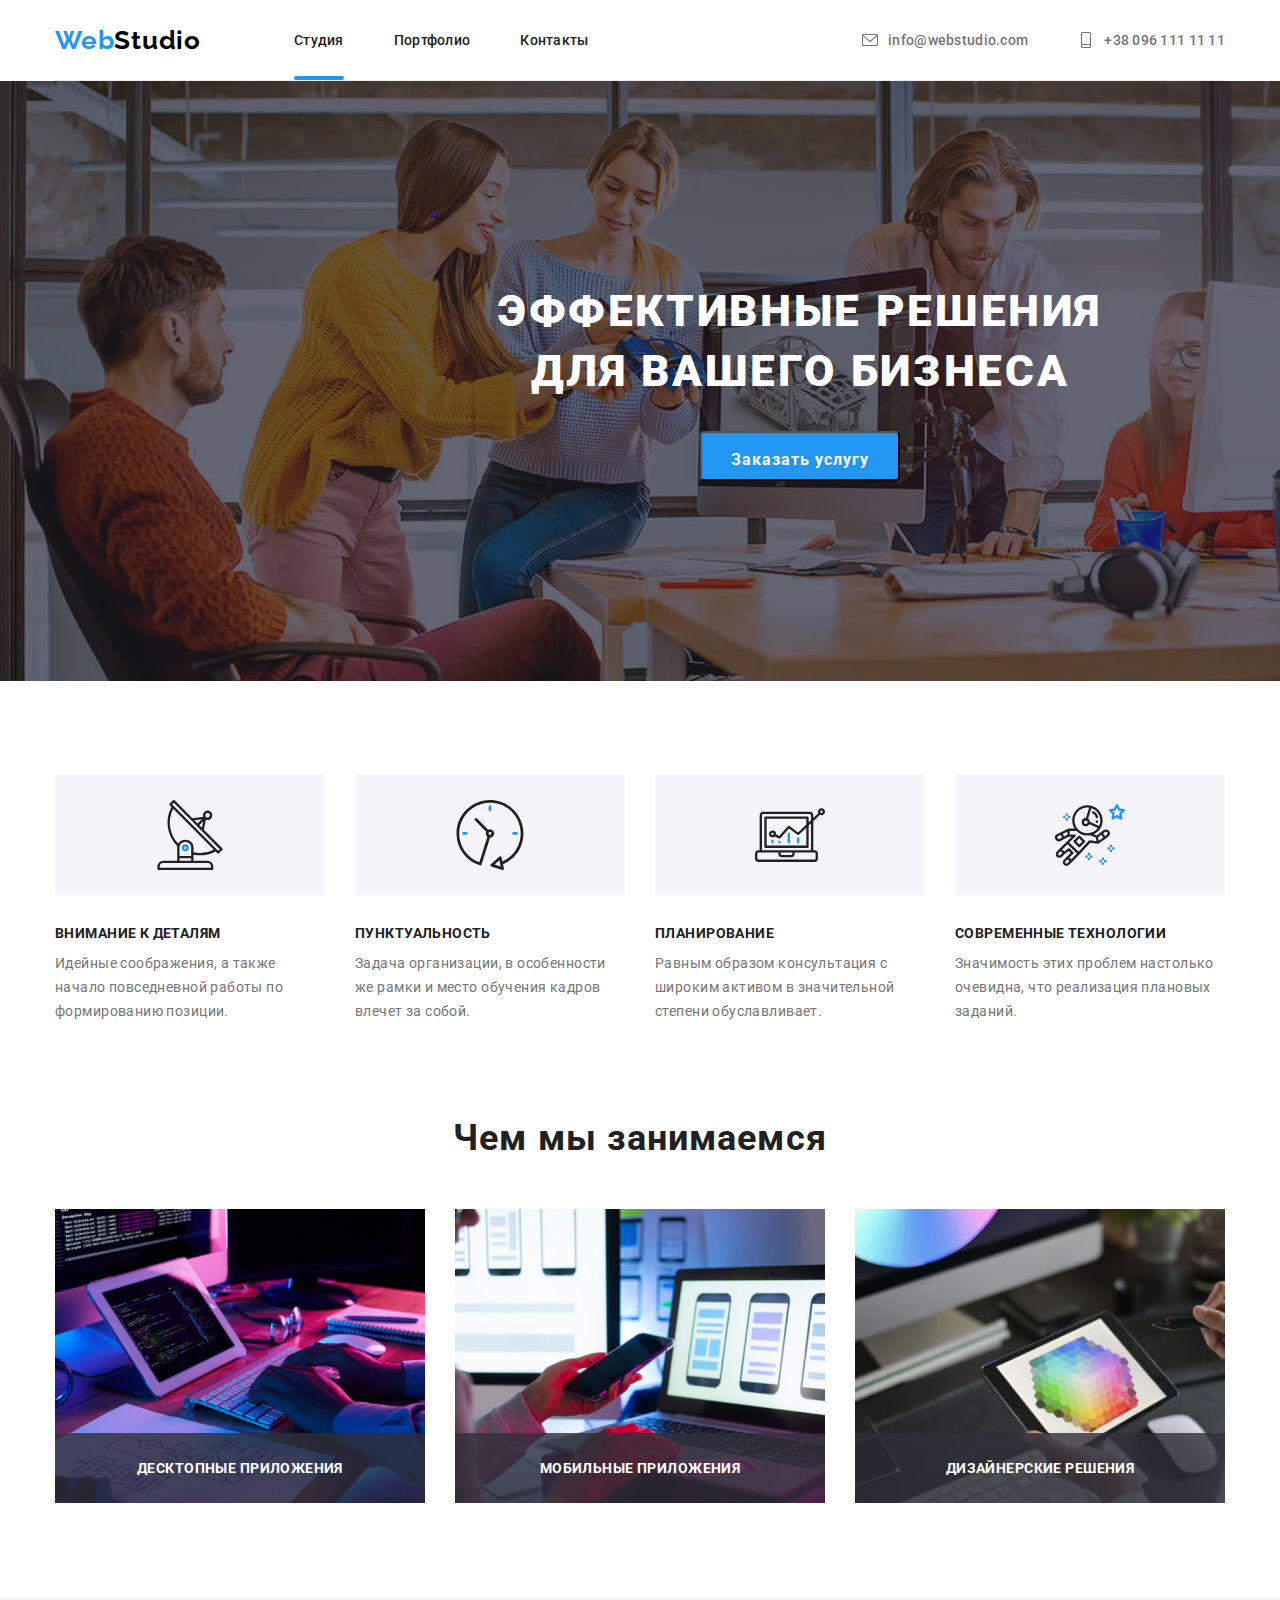
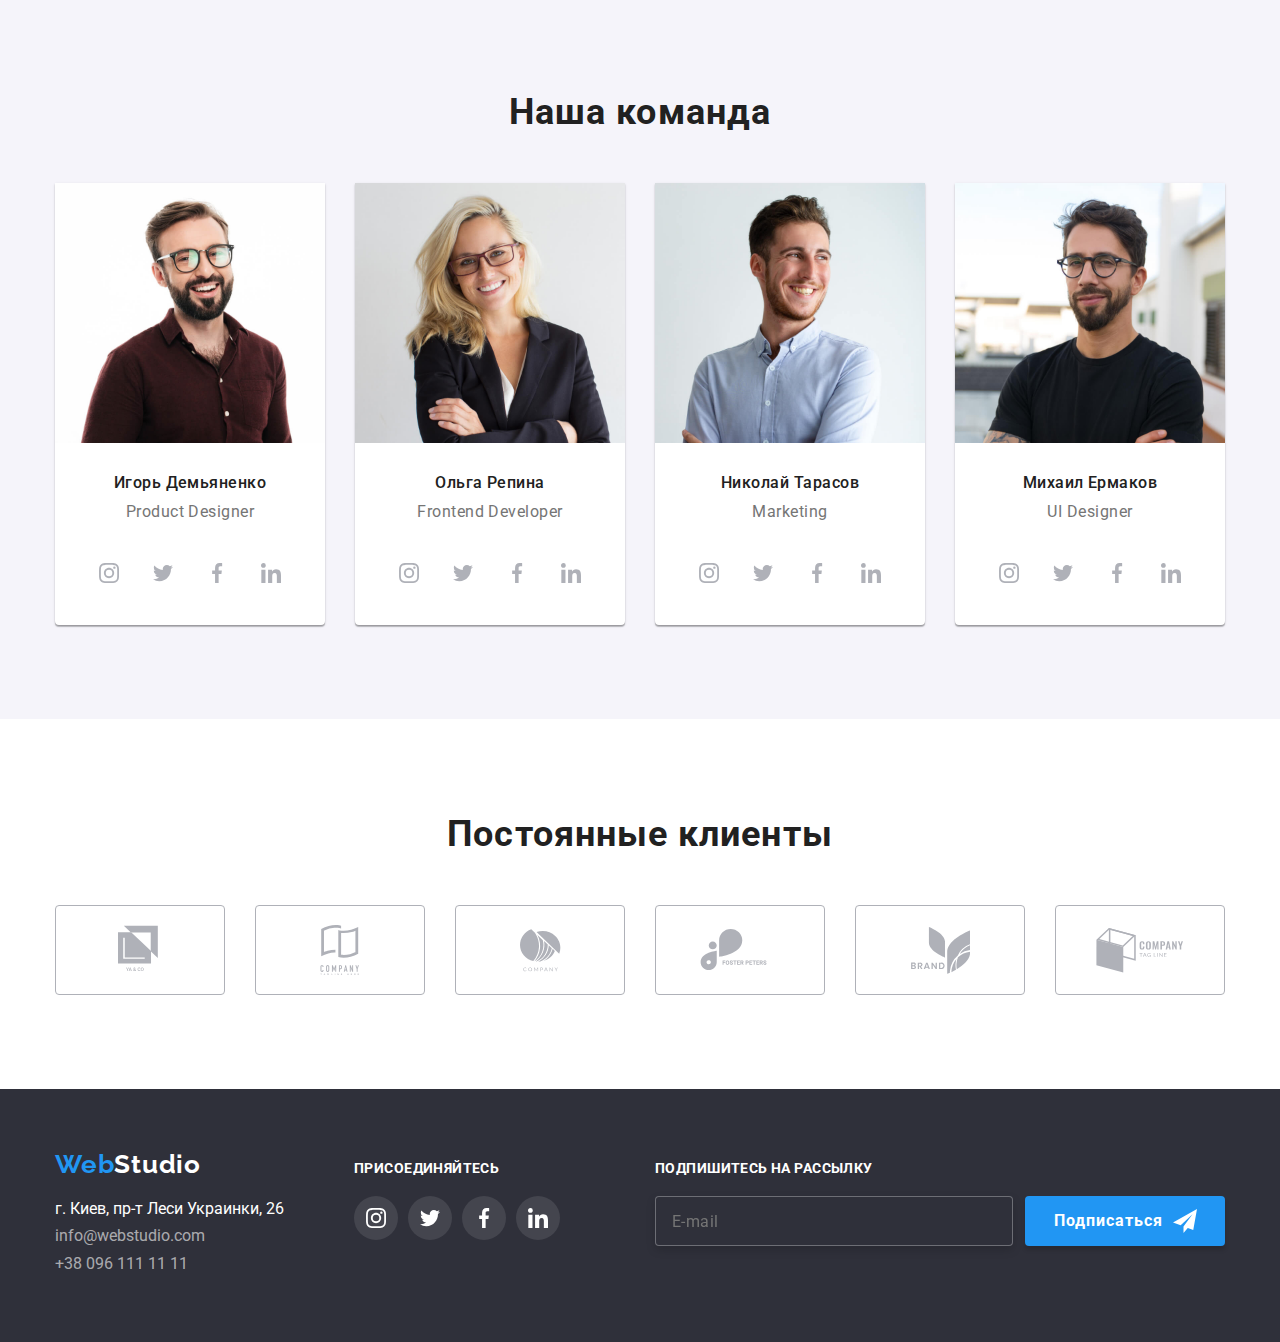
<file: index.html>
<!DOCTYPE html>
<html lang="ru">

<head>
  <meta charset="UTF-8" />
  <meta name="viewport" content="width=device-width, initial-scale=1.0" />
  <title>WebStudio</title>
  <link rel="stylesheet" href="https://cdnjs.cloudflare.com/ajax/libs/modern-normalize/1.0.0/modern-normalize.css" />
  <link href="https://fonts.googleapis.com/css2?family=Raleway:wght@700&family=Roboto:wght@400;500;700;900&display=swap"
    rel="stylesheet" />
  <link rel="stylesheet" href="./css/main.min.css" />
</head>

<body>
  <!--         Header -->
  <header class="header">
    <div class="conteiner">
      <nav class="navigation">
        <a class="logo logo__header link" href="./index.html" aria-label="логотип веб студии">Web<span
            class="logo__text">Studio</span>
        </a>
        <ul class="navigation__list list">
          <li class="navigation__list-item">
            <a class="navigation__list-link link current-page" href="">Студия</a>
          </li>
          <li class="navigation__list-item">
            <a class="navigation__list-link link" href="./portfolio.html">Портфолио</a>
          </li>
          <li class="navigation__list-item">
            <a class="navigation__list-link link" href="">Контакты</a>
          </li>
        </ul>
        <address class="address address__header">
          <ul class="address__list list">
            <li class="address__item">
              <a class="address__link link" href="mailto:info@webstudio.com">
                <svg class="address__link-icon">
                  <use href="./images/sprite.svg#mail"></use>
                </svg>
                info@webstudio.com
              </a>
            </li>
            <li class="address__item">
              <a class="address__link link" href="tel:+380961111111">
                <svg class="address__link-icon">
                  <use href="./images/sprite.svg#phone"></use>
                </svg>
                +38 096 111 11 11
              </a>
            </li>
          </ul>
        </address>
      </nav>
    </div>
  </header>

  <main>
    <!-- Hero  -->
    <section class="hero">
      <div class="hero__conteiner conteiner">
        <h1 class="hero__title">Эффективные решения для вашего бизнеса</h1>
        <button class="modal-button" type="button" data-modal-open>Заказать услугу</button>
      </div>
    </section>

    <!--  BENEFITS  -->
    <section class="benefits">
      <div class="conteiner">
        <ul class="benefits__list list">
          <li class="benefits__item">
            <h3 class="benefits__title">Внимание к деталям</h3>
            <p class="benefits__text">
              Идейные соображения, а также начало повседневной работы по
              формированию позиции.
            </p>
          </li>
          <li class="benefits__item">
            <h3 class="benefits__title">Пунктуальность</h3>
            <p class="benefits__text">
              Задача организации, в особенности же рамки и место обучения
              кадров влечет за собой.
            </p>
          </li>
          <li class="benefits__item">
            <h3 class="benefits__title">Планирование</h3>
            <p class="benefits__text">
              Равным образом консультация с широким активом в значительной
              степени обуславливает.
            </p>
          </li>
          <li class="benefits__item">
            <h3 class="benefits__title">Современные технологии</h3>
            <p class="benefits__text">
              Значимость этих проблем настолько очевидна, что реализация
              плановых заданий.
            </p>
          </li>
        </ul>
      </div>
    </section>

    <!-- What we do -->
    <section class="develop">
      <div class="conteiner">
        <h2 class="title">Чем мы занимаемся</h2>
        <ul class="develop__list list">
          <li class="develop__item">
            <div class="develop__wrapper-img">
              <img src="./images/what-we-do/img1.jpg" alt="разработчик набирает код на клавиатуре" width="370"
                height="294" />
              <h3 class="develop__subtitle-img">Десктопные приложения</h3>
            </div>
          </li>
          <li class="develop__item">
            <div class="develop__wrapper-img">
              <img src="./images/what-we-do/img2.jpg"
                alt="разработчик сравнивает отображение сайта на смартфоне и ноутбуке" width="370" height="294" />
              <h3 class="develop__subtitle-img">Мобильные приложения</h3>
            </div>
          </li>
          <li class="develop__item">
            <div class="develop__wrapper-img">
              <img src="./images/what-we-do/img3.jpg" alt="разработчик подбирает цвет на графическом планшете"
                width="370" height="294" />
              <h3 class="develop__subtitle-img">Дизайнерские решения</h3>
            </div>

          </li>
        </ul>
      </div>
    </section>

    <!-- Our team -->
    <section class="team">
      <div class="conteiner">
        <h2 class="title">Наша команда</h2>
        <ul class="team__list list">
          <li class="team__item">
            <img src="./images/our-team/img1.jpg" alt="Игорь Демьяненко" width="270" height="260" />
            <h3 class="team__name">Игорь Демьяненко</h3>
            <p class="team__position">Product Designer</p>
            <ul class="social list">
              <li class="social__item">
                <a class="social__link" href="https://www.facebook.com/psn.office.z" target="blanc">
                  <svg class="social__svg">
                    <use href="./images/sprite.svg#instagram"></use>
                  </svg>
                </a>
              </li>
              <li class="social__item">
                <a class="social__link" href="https://www.facebook.com/psn.office.z" target="blanc">
                  <svg class="social__svg">
                    <use href="./images/sprite.svg#twitter"></use>
                  </svg>
                </a>
              </li>
              <li class="social__item">
                <a class="social__link" href="https://www.facebook.com/psn.office.z" target="blanc">
                  <svg class="social__svg">
                    <use href="./images/sprite.svg#facebook"></use>
                  </svg>
                </a>
              </li>
              <li class="social__item">
                <a class="social__link" href="https://www.facebook.com/psn.office.z" target="blanc">
                  <svg class="social__svg">
                    <use href="./images/sprite.svg#linkedin"></use>
                  </svg>
                </a>
              </li>
            </ul>
          </li>
          <li class="team__item">
            <img src="./images/our-team/img2.jpg" alt="Ольга Репина" width="270" height="260" />
            <h3 class="team__name">Ольга Репина</h3>
            <p class="team__position">Frontend Developer</p>
            <ul class="social list">
              <li class="social__item">
                <a class="social__link" href="https://www.facebook.com/psn.office.z" target="blanc">
                  <svg class="social__svg">
                    <use href="./images/sprite.svg#instagram"></use>
                  </svg>
                </a>
              </li>
              <li class="social__item">
                <a class="social__link" href="https://www.facebook.com/psn.office.z" target="blanc">
                  <svg class="social__svg">
                    <use href="./images/sprite.svg#twitter"></use>
                  </svg>
                </a>
              </li>
              <li class="social__item">
                <a class="social__link" href="https://www.facebook.com/psn.office.z" target="blanc">
                  <svg class="social__svg">
                    <use href="./images/sprite.svg#facebook"></use>
                  </svg>
                </a>
              </li>
              <li class="social__item">
                <a class="social__link" href="https://www.facebook.com/psn.office.z" target="blanc">
                  <svg class="social__svg">
                    <use href="./images/sprite.svg#linkedin"></use>
                  </svg>
                </a>
              </li>
            </ul>
          </li>
          <li class="team__item">
            <img src="./images/our-team/img3.jpg" alt="Николай Тарасов" width="270" height="260" />
            <h3 class="team__name">Николай Тарасов</h3>
            <p class="team__position">Marketing</p>
            <ul class="social list">
              <li class="social__item">
                <a class="social__link" href="https://www.facebook.com/psn.office.z" target="blanc">
                  <svg class="social__svg">
                    <use href="./images/sprite.svg#instagram"></use>
                  </svg>
                </a>
              </li>
              <li class="social__item">
                <a class="social__link" href="https://www.facebook.com/psn.office.z" target="blanc">
                  <svg class="social__svg">
                    <use href="./images/sprite.svg#twitter"></use>
                  </svg>
                </a>
              </li>
              <li class="social__item">
                <a class="social__link" href="https://www.facebook.com/psn.office.z" target="blanc">
                  <svg class="social__svg">
                    <use href="./images/sprite.svg#facebook"></use>
                  </svg>
                </a>
              </li>
              <li class="social__item">
                <a class="social__link" href="https://www.facebook.com/psn.office.z" target="blanc">
                  <svg class="social__svg">
                    <use href="./images/sprite.svg#linkedin"></use>
                  </svg>
                </a>
              </li>
            </ul>
          </li>
          <li class="team__item">
            <img src="./images/our-team/img4.jpg" alt="Михаил Ермаков" width="270" height="260" />
            <h3 class="team__name">Михаил Ермаков</h3>
            <p class="team__position">UI Designer</p>
            <ul class="social list">
              <li class="social__item">
                <a class="social__link" href="https://www.facebook.com/psn.office.z" target="blanc">
                  <svg class="social__svg">
                    <use href="./images/sprite.svg#instagram"></use>
                  </svg>
                </a>
              </li>
              <li class="social__item">
                <a class="social__link" href="https://www.facebook.com/psn.office.z" target="blanc">
                  <svg class="social__svg">
                    <use href="./images/sprite.svg#twitter"></use>
                  </svg>
                </a>
              </li>
              <li class="social__item">
                <a class="social__link" href="https://www.facebook.com/psn.office.z" target="blanc">
                  <svg class="social__svg">
                    <use href="./images/sprite.svg#facebook"></use>
                  </svg>
                </a>
              </li>
              <li class="social__item">
                <a class="social__link" href="https://www.facebook.com/psn.office.z" target="blanc">
                  <svg class="social__svg">
                    <use href="./images/sprite.svg#linkedin"></use>
                  </svg>
                </a>
              </li>
            </ul>
          </li>
        </ul>
      </div>
    </section>
    <!-- Clients -->
    <section class="clients">
      <div class="conteiner">
        <h2 class="title">Постоянные клиенты</h2>
        <ul class="clients__list list">
          <li class="clients__item">
            <a class="clients__link" href="">
              <svg width="44" height="50" class="clients__svg">
                <use href="./images/sprite.svg#logo-1"></use>
              </svg>
            </a>
          </li>
          <li class="clients__item">
            <a class="clients__link" href="">
              <svg width="40" height="50" class="clients__svg">
                <use href="./images/sprite.svg#logo-2"></use>
              </svg>
            </a>
          </li>
          <li class="clients__item">
            <a class="clients__link" href="">
              <svg width="41" height="43" class="clients__svg">
                <use href="./images/sprite.svg#logo-3"></use>
              </svg>
            </a>
          </li>
          <li class="clients__item">
            <a class="clients__link" href="">
              <svg width="80" height="42" class="clients__svg">
                <use href="./images/sprite.svg#logo-4"></use>
              </svg>
            </a>
          </li>
          <li class="clients__item">
            <a class="clients__link" href="">
              <svg width="59" height="47" class="clients__svg">
                <use href="./images/sprite.svg#logo-5"></use>
              </svg>
            </a>
          </li>
          <li class="clients__item">
            <a class="clients__link" href="">
              <svg width="88" height="45" class="clients__svg">
                <use href="./images/sprite.svg#logo-6"></use>
              </svg>
            </a>
          </li>
        </ul>
      </div>
    </section>
  </main>

  <!-- Footer -->
  <footer class="footer">
    <div class="conteiner">
      <div class="footer-conteiner">
        <div class="address-wrapper">
          <a class="logo logo__footer link" href="./index.html" aria-label="логотип веб студии">Web<span
              class="logo__text logo__text--light">Studio</span>
          </a>
          <address class="footer-address address">
            <ul class="footer-address__list list">
              <li class="footer-address__item">
                <a class="footer-address__link-map link" href="https://goo.gl/maps/ERs9jYJyFuvsWHTVA" target="blank">г.
                  Киев,
                  пр-т
                  Леси Украинки, 26</a>
              </li>
              <li class="footer-address__item">
                <a class="footer-address__link-mail link" href="mailto:info@webstudio.com">info@webstudio.com</a>
              </li>
              <li class="footer-address__item">
                <a class="footer-address__link-phone link" href="tel:+380961111111">+38 096 111 11 11</a>
              </li>
            </ul>
          </address>
        </div>
        <div class="footer-social">
          <h3 class="footer-social__title">ПРИСОЕДИНЯЙТЕСЬ</h3>
          <ul class="social list">
            <li class="social__item">
              <a class="social__link social__link--gray" href="https://www.facebook.com/psn.office.z" target="blanc">
                <svg class="social__svg social__svg--white">
                  <use href="./images/sprite.svg#instagram"></use>
                </svg>
              </a>
            </li>
            <li class="social__item">
              <a class="social__link social__link--gray" href="https://www.facebook.com/psn.office.z" target="blanc">
                <svg class="social__svg social__svg--white">
                  <use href="./images/sprite.svg#twitter"></use>
                </svg>
              </a>
            </li>
            <li class="social__item">
              <a class="social__link social__link--gray" href="https://www.facebook.com/psn.office.z" target="blanc">
                <svg class="social__svg social__svg--white">
                  <use href="./images/sprite.svg#facebook"></use>
                </svg>
              </a>
            </li>
            <li class="social__item">
              <a class="social__link social__link--gray" href="https://www.facebook.com/psn.office.z" target="blanc">
                <svg class="social__svg social__svg--white">
                  <use href="./images/sprite.svg#linkedin"></use>
                </svg>
              </a>
            </li>
          </ul>
        </div>
        <div class="subscribe">
          <h3 class="subscribe-form-title">Подпишитесь на рассылку</h3>
          <form action="#" class="subscribe-form">
            <input type="email" name="user-email" class="subscribe-form-input" placeholder="E-mail">
            <button type="submit" class="subscribe-form-button">Подписаться
              <svg class="subscribe-form-svg">
                <use href="./images/sprite.svg#send"></use>
              </svg>
            </button>
          </form>
        </div>
      </div>
    </div>
  </footer>
  <!-- modal window -->

  <div class="backdrop is-hidden" data-modal>
    <div class="modal">
      <button type="button" class="close-btn" data-modal-close>
        <svg class="close-btn-icon">
          <use href="./images/sprite.svg#close-btn"></use>
        </svg>
      </button>

      <!-- modal form -->
      <form action="#" class="modal-form">
        <h3 class="modal-form-title">Оставьте свои данные, мы вам перезвоним</h3>
        <label class="modal-form-field" for="">
          Имя
          <span class="modal-form-field-wrapper">
            <input type="text" name="user-name" class="modal-form-input" required>
            <svg width="18" height="18" class="modal-form-icon">
              <use href="./images/sprite.svg#form-person"></use>
            </svg>
          </span>
        </label>
        <label class="modal-form-field" for="">Телефон
          <span class="modal-form-field-wrapper">
            <input type="tel" name="user-phone" class="modal-form-input" required>
            <svg width="18" height="18" class="modal-form-icon">
              <use href="./images/sprite.svg#form-phone"></use>
            </svg>
          </span>
        </label>
        <label class="modal-form-field" for="">Почта
          <span class="modal-form-field-wrapper">
            <input type="email" name="user-email" class="modal-form-input" required>
            <svg width="18" height="18" class="modal-form-icon">
              <use href="./images/sprite.svg#form-email"></use>
            </svg>
          </span>
        </label>
        <label class="modal-form-field-message" for="user-message">Комментарий
        </label>
        <textarea name="user-message" id="user-message" cols="30" rows="10" class="modal-form-message"
          placeholder="Введите текст"></textarea>
        <input type="checkbox" name="user-polisy" value="accept-polisy" class="modal-form-polisy visually-hidden"
          id="check-polisy">
        <label for="check-polisy" class="modal-form-polisy-label">
          Соглашаюсь с рассылкой и принимаю<a href="#" class="modal-form-polisy-link"> Условия договора</a>
        </label>
        <button type="submit" class="modal-form-btn">Отправить</button>
      </form>

      <!-- modal form end -->
    </div>
  </div>
  <!-- modal window end -->
  <script src="./js/modal.js"></script>
</body>

</html>
</file>
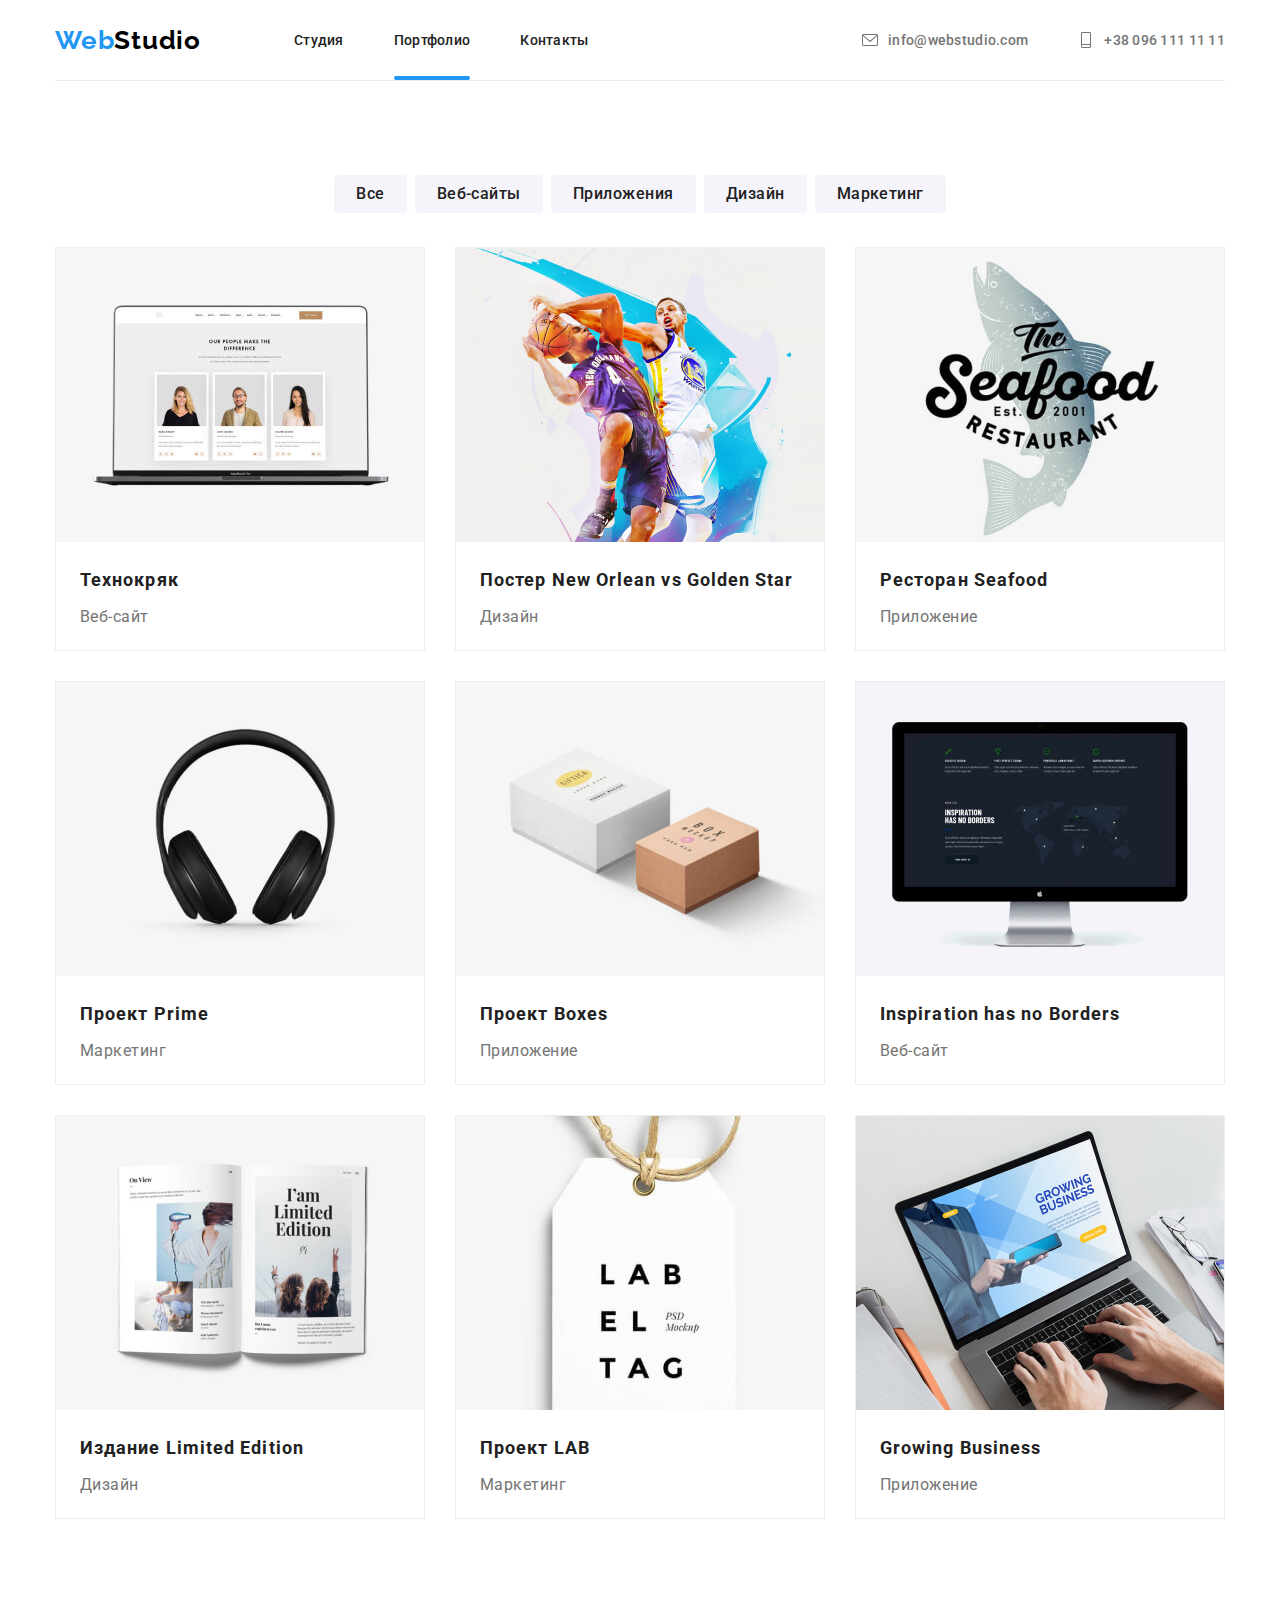
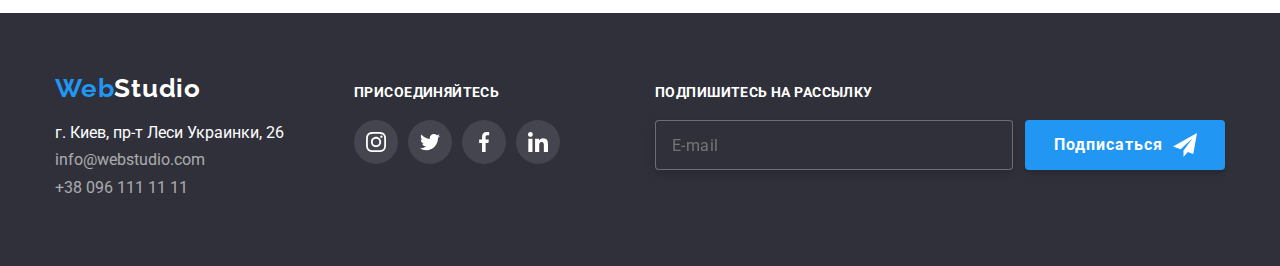
<file: portfolio.html>
<!DOCTYPE html>
<html lang="ru">

<head>
  <meta charset="UTF-8" />
  <meta name="viewport" content="width=device-width, initial-scale=1.0" />
  <title>Portfolio</title>
  <link rel="stylesheet" href="https://cdnjs.cloudflare.com/ajax/libs/modern-normalize/1.0.0/modern-normalize.css" />
  <link href="https://fonts.googleapis.com/css2?family=Raleway:wght@700&family=Roboto:wght@400;500;700;900&display=swap"
    rel="stylesheet" />
  <link rel="stylesheet" href="./css/portfolio.min.css" />
</head>

<body>
  <!-- Header -->
  <header class="header">
    <div class="conteiner">
      <nav class="navigation">
        <a class="logo logo__header link" href="./index.html" aria-label="логотип веб студии">Web<span
            class="logo__text">Studio</span>
        </a>
        <ul class="navigation__list list">
          <li class="navigation__list-item">
            <a class="navigation__list-link link" href="./index.html">Студия</a>
          </li>
          <li class="navigation__list-item">
            <a class="navigation__list-link link current-page" href="./portfolio.html">Портфолио</a>
          </li>
          <li class="navigation__list-item">
            <a class="navigation__list-link link" href="">Контакты</a>
          </li>
        </ul>
        <address class="address address__header">
          <ul class="address__list list">
            <li class="address__item">
              <a class="address__link link" href="mailto:info@webstudio.com">
                <svg class="address__link-icon">
                  <use href="./images/sprite.svg#mail"></use>
                </svg>
                info@webstudio.com
              </a>
            </li>
            <li class="address__item">
              <a class="address__link link" href="tel:+380961111111">
                <svg class="address__link-icon">
                  <use href="./images/sprite.svg#phone"></use>
                </svg>
                +38 096 111 11 11
              </a>
            </li>
          </ul>
        </address>
      </nav>
    </div>
  </header>

  <main>
    <!-- Selection button -->
    <section class="selection-button">
      <div class="conteiner">
        <ul class="button-list list">
          <li class="button-item">
            <button class="button-link" type="button">Все</button>
          </li>
          <li class="button-item">
            <button class="button-link" type="button">Веб-сайты</button>
          </li>
          <li class="button-item">
            <button class="button-link" type="button">Приложения</button>
          </li>
          <li class="button-item">
            <button class="button-link" type="button">Дизайн</button>
          </li>
          <li class="button-item">
            <button class="button-link" type="button">Маркетинг</button>
          </li>
        </ul>
      </div>
    </section>

    <!-- portfolio -->
    <section class="portfolio">
      <div class="conteiner">
        <ul class="portfolio__list list">
          <li class="portfolio__item">
            <div class="portfoio__img-wrapper">
              <img src="./images/portfolio/img.jpg" alt="" width="370" height="294" />
              <div class="overlay">
                <p class="overlay__text">Технокряк это современная площадка распространения коронавируса. Компании
                  используют эту платформу для цифрового шпионажа и атак на защищённые сервера конкурентов.
                </p>
              </div>
            </div>
            <h3 class="portfolio__title">Технокряк</h3>
            <p class="portfolio__subtitle">Веб-сайт</p>
          </li>
          <li class="portfolio__item">
            <div class="portfoio__img-wrapper">
              <img src="./images/portfolio/img-1.jpg" alt="" width="370" height="294" />
              <div class="overlay">
                <p class="overlay__text">Технокряк это современная площадка распространения коронавируса. Компании
                  используют эту
                  платформу для цифрового шпионажа и атак на защищённые сервера конкурентов.
                </p>
              </div>
            </div>
            <h3 class="portfolio__title">Постер New Orlean vs Golden Star</h3>
            <p class="portfolio__subtitle">Дизайн</p>
          </li>
          <li class="portfolio__item">
            <div class="portfoio__img-wrapper">
              <img src="./images/portfolio/img-2.jpg" alt="" width="370" height="294" />
              <div class="overlay">
                <p class="overlay__text">Технокряк это современная площадка распространения коронавируса. Компании
                  используют эту
                  платформу для цифрового шпионажа и атак на защищённые сервера конкурентов.
                </p>
              </div>
            </div>
            <h3 class="portfolio__title">Ресторан Seafood</h3>
            <p class="portfolio__subtitle">Приложение</p>
          </li>
          <li class="portfolio__item">
            <div class="portfoio__img-wrapper">
              <img src="./images/portfolio/img-3.jpg" alt="" width="370" height="294" />
              <div class="overlay">
                <p class="overlay__text">Технокряк это современная площадка распространения коронавируса. Компании
                  используют эту
                  платформу для цифрового шпионажа и атак на защищённые сервера конкурентов.
                </p>
              </div>
            </div>
            <h3 class="portfolio__title">Проект Prime</h3>
            <p class="portfolio__subtitle">Маркетинг</p>
          </li>
          <li class="portfolio__item">
            <div class="portfoio__img-wrapper">
              <img src="./images/portfolio/img-4.jpg" alt="" width="370" height="294" />
              <div class="overlay">
                <p class="overlay__text">Технокряк это современная площадка распространения коронавируса. Компании
                  используют эту
                  платформу для цифрового шпионажа и атак на защищённые сервера конкурентов.
                </p>
              </div>
            </div>
            <h3 class="portfolio__title">Проект Boxes</h3>
            <p class="portfolio__subtitle">Приложение</p>
          </li>
          <li class="portfolio__item">
            <div class="portfoio__img-wrapper">
              <img src="./images/portfolio/img-5.jpg" alt="" width="370" height="294" />
              <div class="overlay">
                <p class="overlay__text">Технокряк это современная площадка распространения коронавируса. Компании
                  используют эту
                  платформу для цифрового шпионажа и атак на защищённые сервера конкурентов.
                </p>
              </div>
            </div>
            <h3 class="portfolio__title">Inspiration has no Borders</h3>
            <p class="portfolio__subtitle">Веб-сайт</p>
          </li>
          <li class="portfolio__item">
            <div class="portfoio__img-wrapper">
              <img src="./images/portfolio/img-6.jpg" alt="" width="370" height="294" />
              <div class="overlay">
                <p class="overlay__text">Технокряк это современная площадка распространения коронавируса. Компании
                  используют эту
                  платформу для цифрового шпионажа и атак на защищённые сервера конкурентов.
                </p>
              </div>
            </div>
            <h3 class="portfolio__title">Издание Limited Edition</h3>
            <p class="portfolio__subtitle">Дизайн</p>
          </li>
          <li class="portfolio__item">
            <div class="portfoio__img-wrapper">
              <img src="./images/portfolio/img-7.jpg" alt="" width="370" height="294" />
              <div class="overlay">
                <p class="overlay__text">Технокряк это современная площадка распространения коронавируса. Компании
                  используют эту
                  платформу для цифрового шпионажа и атак на защищённые сервера конкурентов.
                </p>
              </div>
            </div>
            <h3 class="portfolio__title">Проект LAB</h3>
            <p class="portfolio__subtitle">Маркетинг</p>
          </li>
          <li class="portfolio__item">
            <div class="portfoio__img-wrapper">
              <img src="./images/portfolio/img-8.jpg" alt="" width="370" height="294" />
              <div class="overlay">
                <p class="overlay__text">Технокряк это современная площадка распространения коронавируса. Компании
                  используют эту
                  платформу для цифрового шпионажа и атак на защищённые сервера конкурентов.
                </p>
              </div>
            </div>
            <h3 class="portfolio__title">Growing Business</h3>
            <p class="portfolio__subtitle">Приложение</p>
          </li>
        </ul>
      </div>
    </section>
  </main>

  <!-- Footer -->
  <footer class="footer">
    <div class="conteiner">
      <div class="footer-conteiner">
        <div class="address-wrapper">
          <a class="logo logo__footer link" href="./index.html" aria-label="логотип веб студии">Web<span
              class="logo__text logo__text--light">Studio</span>
          </a>
          <address class="footer-address address">
            <ul class="footer-address__list list">
              <li class="footer-address__item">
                <a class="footer-address__link-map link" href="https://goo.gl/maps/ERs9jYJyFuvsWHTVA" target="blank">г.
                  Киев,
                  пр-т
                  Леси Украинки, 26</a>
              </li>
              <li class="footer-address__item">
                <a class="footer-address__link-mail link" href="mailto:info@webstudio.com">info@webstudio.com</a>
              </li>
              <li class="footer-address__item">
                <a class="footer-address__link-phone link" href="tel:+380961111111">+38 096 111 11 11</a>
              </li>
            </ul>
          </address>
        </div>
        <div class="footer-social">
          <h3 class="footer-social__title">ПРИСОЕДИНЯЙТЕСЬ</h3>
          <ul class="social list">
            <li class="social__item">
              <a class="social__link social__link--gray" href="https://www.facebook.com/psn.office.z" target="blanc">
                <svg class="social__svg social__svg--white">
                  <use href="./images/sprite.svg#instagram"></use>
                </svg>
              </a>
            </li>
            <li class="social__item">
              <a class="social__link social__link--gray" href="https://www.facebook.com/psn.office.z" target="blanc">
                <svg class="social__svg social__svg--white">
                  <use href="./images/sprite.svg#twitter"></use>
                </svg>
              </a>
            </li>
            <li class="social__item">
              <a class="social__link social__link--gray" href="https://www.facebook.com/psn.office.z" target="blanc">
                <svg class="social__svg social__svg--white">
                  <use href="./images/sprite.svg#facebook"></use>
                </svg>
              </a>
            </li>
            <li class="social__item">
              <a class="social__link social__link--gray" href="https://www.facebook.com/psn.office.z" target="blanc">
                <svg class="social__svg social__svg--white">
                  <use href="./images/sprite.svg#linkedin"></use>
                </svg>
              </a>
            </li>
          </ul>
        </div>
        <div class="subscribe">
          <h3 class="subscribe-form-title">Подпишитесь на рассылку</h3>
          <form action="#" class="subscribe-form">
            <input type="email" name="user-email" class="subscribe-form-input" placeholder="E-mail">
            <button type="submit" class="subscribe-form-button">Подписаться
              <svg class="subscribe-form-svg">
                <use href="./images/sprite.svg#send"></use>
              </svg>
            </button>
          </form>
        </div>
      </div>
    </div>
  </footer>
</body>

</html>
</file>
<file: css/main.min.css>
.visually-hidden{position:absolute !important;clip:rect(1px 1px 1px 1px);clip:rect(1px, 1px, 1px, 1px);padding:0 !important;border:0 !important;height:1px !important;width:1px !important;overflow:hidden}*,*::before,*::after{margin:0;padding:0}body{font-family:"Roboto",sans-serif;font-style:normal;color:#212121;margin:0 auto}.list{list-style:none}.link{text-decoration:none}.address{font-style:normal}img{display:block}.conteiner{width:1200px;padding:0 15px;margin:0 auto}.modal-button{font-family:"Roboto",sans-serif;font-style:400;font-weight:700;font-size:16px;line-height:1.875;letter-spacing:0.06em;color:#ffffff;padding:12px;min-width:200px;height:50px;background:#2196f3;border-radius:4px;display:block;margin:0 auto;cursor:pointer}.social{display:flex;justify-content:center}.social__item:not(:last-child){padding-right:10px}.social__link{display:flex;align-items:center;justify-content:center;width:44px;height:44px;border-radius:50%;background-color:#ffffff;transition:all 250ms cubic-bezier(0.4, 0, 0.2, 1)}.social__link:hover{background-color:#2196f3}.social__svg{width:20px;height:20px;fill:#afb1b8;transition:all 250ms cubic-bezier(0.4, 0, 0.2, 1)}.social__link:hover .social__svg{fill:#ffffff}.social__link--gray{background-color:rgba(255,255,255,0.1)}.social__svg--white{fill:#ffffff}.footer-social{margin-right:auto}.footer-social__title{margin-bottom:20px;font-weight:700;font-size:14px;line-height:1.14286;letter-spacing:0.03em;text-transform:uppercase;color:#ffffff}.title{font-weight:700;font-size:36px;line-height:1.16667;text-align:center;letter-spacing:0.03em;color:#212121;margin-bottom:50px}.logo{font-family:"Raleway",sans-serif;font-weight:700;font-size:26px;line-height:1.19231;letter-spacing:0.03em;color:#2196f3}.logo__text{color:#000000}.logo__text--light{color:#ffffff}.logo__header{margin-right:93px}.logo__footer{display:inline-block;margin-bottom:20px}.backdrop{position:fixed;top:0;left:0;width:100%;height:100%;background:rgba(0,0,0,0.2);transition:all 250ms cubic-bezier(0.4, 0, 0.2, 1)}.is-hidden{opacity:0;visibility:hidden;pointer-events:none}.modal{position:absolute;top:50%;left:50%;transform:translate(-50%, -50%);width:528px;height:581px;background:#ffffff;box-shadow:0px 1px 3px rgba(0,0,0,0.12),0px 1px 1px rgba(0,0,0,0.14),0px 2px 1px rgba(0,0,0,0.2);border-radius:4px;transition:all 250ms cubic-bezier(0.4, 0, 0.2, 1);padding:40px}.modal-form-icon{position:absolute;top:50%;left:12px;transform:translateY(-50%)}.close-btn{position:absolute;top:8px;right:8px;display:flex;align-items:center;justify-content:center;width:30px;height:30px;border:1px solid rgba(0,0,0,0.1);border-radius:50%;background:#ffffff;transition:fill 250ms cubic-bezier(0.4, 0, 0.2, 1);cursor:pointer}.close-btn-icon{width:18px;height:18px}.close-btn:hover,.close-btn:focus{fill:#2196f3}.modal-form{display:flex;flex-direction:column}.modal-form-title{margin-bottom:12px;font-weight:700;font-size:20px;line-height:1.15;text-align:center;letter-spacing:0.03em;color:#212121}.modal-form-field{margin-bottom:10px;font-weight:400;font-size:12px;line-height:1.16667;letter-spacing:0.01em;color:#757575}.modal-form-field-wrapper{display:block;position:relative;margin-top:4px}.modal-form-input{display:block;width:100%;height:40px;border:1px solid rgba(33,33,33,0.2);border-radius:4px;padding-left:42px}.modal-form-message{height:120px;border:1px solid rgba(33,33,33,0.2);border-radius:4px;resize:none;margin-bottom:10px;padding:12px 16px}.modal-form-btn{min-width:200px;height:50px;border-radius:4px;padding:10px 55px 10px 56px;border:transparent;border-radius:4px;align-self:center;background:#2196f3;box-shadow:0px 4px 4px rgba(0,0,0,0.15);font-style:400;font-weight:700;font-size:16px;line-height:1.875;letter-spacing:0.06em;color:#ffffff;cursor:pointer}.modal-form-message::placeholder{font-style:normal;font-weight:400;font-size:14px;line-height:1.14286;letter-spacing:0.01em;color:rgba(117,117,117,0.5)}.modal-form-input:focus,.modal-form-message:focus{outline:none;border:1px solid #2196f3;cursor:text}.modal-form-input:focus+.modal-form-icon{fill:#2196f3}.modal-form-field-message{margin-bottom:4px;font-weight:400;font-size:12px;line-height:1.16667;letter-spacing:0.01em;color:#757575}.modal-form-polisy-label{font-weight:400;font-size:14px;line-height:1.71429;letter-spacing:0.03em;color:#757575;margin-top:10px;margin-bottom:30px}.modal-form-polisy-label::before{display:inline-block;content:"";width:16px;height:15px;margin-right:8px;border:2px solid black;border-radius:2px;cursor:pointer}.modal-form-polisy-link{color:#2196f3}.modal-form-polisy:checked+.modal-form-polisy-label::before{background-color:#2196f3;border:none;background-image:url(../images/accept-icon/Vector.svg);background-repeat:no-repeat;background-position:center}.navigation{display:flex;align-items:center;border-bottom:1px solid #ececec}.navigation__list{display:flex}.navigation__list-link{position:relative;display:flex;padding-top:32px;padding-bottom:32px;font-weight:500;font-size:14px;line-height:1.14286;letter-spacing:0.02em;color:#212121;transition:all 250ms cubic-bezier(0.4, 0, 0.2, 1)}.navigation__list-link:hover,.navigation__list-link:focus{color:#2196f3}.navigation__list-item:not(:last-child){margin-right:50px}.current-page::after{position:absolute;bottom:0;content:"";width:100%;height:4px;background:#2196f3;border-radius:2px}.address__header{margin-left:auto}.address__list{display:flex}.address__item:not(:last-child){margin-right:50px}.address__link{display:flex;font-weight:500;font-size:14px;line-height:1.14286;letter-spacing:0.02em;color:#757575;transition:all 250ms cubic-bezier(0.4, 0, 0.2, 1)}.address__link:hover,.address__link:focus{color:#2196f3}.address__link-icon{width:16px;height:16px;margin-right:10px;fill:#757575;transition:all 250ms cubic-bezier(0.4, 0, 0.2, 1)}.address__link:hover .address__link-icon{fill:#2196f3}.address__link:focus .address__link-icon{fill:#2196f3}.address-wrapper{padding-top:60px;padding-bottom:60px;margin-right:70px}.footer-address__item{margin-bottom:9px}.footer-address__link-map{color:#ffffff}.footer-address__link-phone{color:rgba(255,255,255,0.6)}.footer-address__link-mail{color:rgba(255,255,255,0.6)}.subscribe-form{display:flex;margin-top:20px}.subscribe-form-button{display:flex;align-items:center;margin-left:12px;width:200px;padding:10px 28px 10px 29px;border-radius:4px;border:transparent;box-shadow:0px 4px 4px rgba(0,0,0,0.15);background:#2196f3;font-weight:700;font-size:16px;line-height:1.875;letter-spacing:0.06em;color:#ffffff;cursor:pointer}.subscribe-form-svg{margin-left:10px;width:24px;height:24px;fill:#ffffff}.subscribe-form-title{font-weight:700;font-size:14px;line-height:1.14286;letter-spacing:0.03em;text-transform:uppercase;color:#ffffff}.subscribe-form-input{width:358px;height:50px;border:1px solid rgba(255,255,255,0.3);filter:drop-shadow(0px 4px 4px rgba(0,0,0,0.15));border-radius:4px;background-color:#2f303a;padding:15px 0px 15px 16px;font-weight:400;font-size:16px;line-height:1.25;letter-spacing:0.03em;color:rgba(255,255,255,0.6)}.subscribe-form-input:hover,.subscribe-form-input:focus{color:#ffffff;cursor:text}.hero{padding-bottom:94px}.hero__conteiner{width:1600px;height:600px;padding-top:200px;padding-bottom:280px;background-image:linear-gradient(rgba(47,48,58,0.4), rgba(47,48,58,0.4)),url("../images/hero/hero.jpg")}.hero__title{font-weight:900;font-size:44px;line-height:1.36364;text-align:center;letter-spacing:0.06em;text-transform:uppercase;color:#ffffff;max-width:700px;margin:0px auto;margin-bottom:30px}.benefits{padding-bottom:94px}.benefits__list{display:flex}.benefits__item:not(:last-child){margin-right:30px}.benefits__title{padding-bottom:10px;font-weight:700;font-size:14px;line-height:1.14286;letter-spacing:0.03em;text-transform:uppercase;color:#212121}.benefits__text{font-weight:400;font-size:14px;line-height:1.71429;letter-spacing:0.03em;color:#757575}.benefits__item::before{content:"";display:block;width:270px;height:120px;background-color:#f5f4fa;margin-bottom:30px}.benefits__item:nth-child(1)::before{content:"";background-image:url("../images/features/antenna.svg");background-position:center;background-repeat:no-repeat}.benefits__item:nth-child(2)::before{content:"";background-image:url("../images/features/clock.svg");background-position:center;background-repeat:no-repeat}.benefits__item:nth-child(3)::before{content:"";background-image:url("../images/features/diagram.svg");background-position:center;background-repeat:no-repeat}.benefits__item:nth-child(4)::before{content:"";background-image:url("../images/features/astronaut.svg");background-position:center;background-repeat:no-repeat}.footer{background-color:#2f303a}.footer-conteiner{display:flex;align-items:baseline}.develop{padding-bottom:94px}.develop__list{display:flex}.develop__item:not(:last-child){margin-right:30px}.develop__wrapper-img{position:relative}.develop__subtitle-img{position:absolute;bottom:0;left:0;display:flex;align-items:center;justify-content:center;width:100%;height:70px;font-weight:700;font-size:14px;line-height:1.14286;text-align:center;letter-spacing:0.03em;text-transform:uppercase;color:#ffffff;background:rgba(47,48,58,0.8)}.team{background-color:#f5f4fa;padding-top:94px;padding-bottom:94px}.team__list{display:flex}.team__item{width:270px;background:#ffffff;border-radius:0px 0px 4px 4px;box-shadow:0px 1px 3px rgba(0,0,0,0.12),0px 1px 1px rgba(0,0,0,0.14),0px 2px 1px rgba(0,0,0,0.2);padding-bottom:30px}.team__item:not(:last-child){margin-right:30px}.team__name{font-weight:500;font-size:16px;line-height:1.1875;text-align:center;letter-spacing:0.03em;color:#212121;padding-top:30px;padding-bottom:10px}.team__position{font-weight:400;font-size:16px;line-height:1.1875;text-align:center;letter-spacing:0.03em;color:#757575;margin-bottom:30px}.clients{padding-top:94px}.clients__list{display:flex;justify-content:space-between;padding-bottom:94px}.clients__link{display:flex;align-items:center;justify-content:center;width:170px;height:90px;border:1px solid #afb1b8;border-radius:4px;transition:all 250ms cubic-bezier(0.4, 0, 0.2, 1)}.clients__link:hover,.clients__link:focus{border-color:#2196f3}.clients__svg{fill:#afb1b8;transition:all 250ms cubic-bezier(0.4, 0, 0.2, 1)}.clients__link:hover .clients__svg,.clients__link:focus .clients__svg{fill:#2196f3}
/*# sourceMappingURL=main.min.css.map */
</file>
<file: css/portfolio.min.css>
.visually-hidden{position:absolute !important;clip:rect(1px 1px 1px 1px);clip:rect(1px, 1px, 1px, 1px);padding:0 !important;border:0 !important;height:1px !important;width:1px !important;overflow:hidden}*,*::before,*::after{margin:0;padding:0}body{font-family:"Roboto",sans-serif;font-style:normal;color:#212121;margin:0 auto}.list{list-style:none}.link{text-decoration:none}.address{font-style:normal}img{display:block}.conteiner{width:1200px;padding:0 15px;margin:0 auto}.selection-button{padding-top:94px;padding-bottom:34px}.button-list{display:flex;justify-content:center}.button-link:hover,.button-link:focus{background-color:#2196f3;color:#ffffff;box-shadow:0px 3px 1px rgba(0,0,0,0.1),0px 1px 2px rgba(0,0,0,0.08),0px 2px 2px rgba(0,0,0,0.12);cursor:pointer}.button-link{border-style:none;font-family:"Roboto",sans-serif;font-style:normal;font-weight:500;font-size:16px;line-height:1.625;text-align:center;letter-spacing:0.03em;color:#212121;background-color:#f5f4fa;height:38px;padding:6px 22px;border-radius:4px;transition:all 250ms cubic-bezier(0.4, 0, 0.2, 1)}.selection-button .button-item:not(:last-child){margin-right:8px}.logo{font-family:"Raleway",sans-serif;font-weight:700;font-size:26px;line-height:1.19231;letter-spacing:0.03em;color:#2196f3}.logo__text{color:#000000}.logo__text--light{color:#ffffff}.logo__header{margin-right:93px}.logo__footer{display:inline-block;margin-bottom:20px}.navigation{display:flex;align-items:center;border-bottom:1px solid #ececec}.navigation__list{display:flex}.navigation__list-link{position:relative;display:flex;padding-top:32px;padding-bottom:32px;font-weight:500;font-size:14px;line-height:1.14286;letter-spacing:0.02em;color:#212121;transition:all 250ms cubic-bezier(0.4, 0, 0.2, 1)}.navigation__list-link:hover,.navigation__list-link:focus{color:#2196f3}.navigation__list-item:not(:last-child){margin-right:50px}.current-page::after{position:absolute;bottom:0;content:"";width:100%;height:4px;background:#2196f3;border-radius:2px}.address__header{margin-left:auto}.address__list{display:flex}.address__item:not(:last-child){margin-right:50px}.address__link{display:flex;font-weight:500;font-size:14px;line-height:1.14286;letter-spacing:0.02em;color:#757575;transition:all 250ms cubic-bezier(0.4, 0, 0.2, 1)}.address__link:hover,.address__link:focus{color:#2196f3}.address__link-icon{width:16px;height:16px;margin-right:10px;fill:#757575;transition:all 250ms cubic-bezier(0.4, 0, 0.2, 1)}.address__link:hover .address__link-icon{fill:#2196f3}.address__link:focus .address__link-icon{fill:#2196f3}.address-wrapper{padding-top:60px;padding-bottom:60px;margin-right:70px}.footer-address__item{margin-bottom:9px}.footer-address__link-map{color:#ffffff}.footer-address__link-phone{color:rgba(255,255,255,0.6)}.footer-address__link-mail{color:rgba(255,255,255,0.6)}.subscribe-form{display:flex;margin-top:20px}.subscribe-form-button{display:flex;align-items:center;margin-left:12px;width:200px;padding:10px 28px 10px 29px;border-radius:4px;border:transparent;box-shadow:0px 4px 4px rgba(0,0,0,0.15);background:#2196f3;font-weight:700;font-size:16px;line-height:1.875;letter-spacing:0.06em;color:#ffffff;cursor:pointer}.subscribe-form-svg{margin-left:10px;width:24px;height:24px;fill:#ffffff}.subscribe-form-title{font-weight:700;font-size:14px;line-height:1.14286;letter-spacing:0.03em;text-transform:uppercase;color:#ffffff}.subscribe-form-input{width:358px;height:50px;border:1px solid rgba(255,255,255,0.3);filter:drop-shadow(0px 4px 4px rgba(0,0,0,0.15));border-radius:4px;background-color:#2f303a;padding:15px 0px 15px 16px;font-weight:400;font-size:16px;line-height:1.25;letter-spacing:0.03em;color:rgba(255,255,255,0.6)}.subscribe-form-input:hover,.subscribe-form-input:focus{color:#ffffff;cursor:text}.social{display:flex;justify-content:center}.social__item:not(:last-child){padding-right:10px}.social__link{display:flex;align-items:center;justify-content:center;width:44px;height:44px;border-radius:50%;background-color:#ffffff;transition:all 250ms cubic-bezier(0.4, 0, 0.2, 1)}.social__link:hover{background-color:#2196f3}.social__svg{width:20px;height:20px;fill:#afb1b8;transition:all 250ms cubic-bezier(0.4, 0, 0.2, 1)}.social__link:hover .social__svg{fill:#ffffff}.social__link--gray{background-color:rgba(255,255,255,0.1)}.social__svg--white{fill:#ffffff}.footer-social{margin-right:auto}.footer-social__title{margin-bottom:20px;font-weight:700;font-size:14px;line-height:1.14286;letter-spacing:0.03em;text-transform:uppercase;color:#ffffff}.overlay{position:absolute;top:0;left:0;width:100%;height:100%;background:rgba(33,150,243,0.9);opacity:0;visibility:hidden;pointer-events:none;transition:all 500ms cubic-bezier(0.4, 0, 0.2, 1);transform:translateY(100%)}.portfolio__item:hover .overlay{opacity:1;visibility:visible;pointer-events:auto;transform:translate(0%)}.overlay__text{padding:63px 24px;font-weight:400;font-size:18px;line-height:1.55556;letter-spacing:0.03em;color:#ffffff}.portfolio__list{display:flex;flex-wrap:wrap;padding-bottom:94px}.portfolio__item{width:370px;height:404px;background:#ffffff;border:1px solid #eeeeee;transition:all 250ms cubic-bezier(0.4, 0, 0.2, 1)}.portfolio__item:hover,.portfolio__item:focus{box-shadow:0px 1px 1px rgba(0,0,0,0.12),0px 4px 4px rgba(0,0,0,0.06),1px 4px 6px rgba(0,0,0,0.16);cursor:pointer}.portfolio__item:not(:nth-child(3n)){margin-right:30px}.portfolio__item:not(:nth-last-child(-n+3)){margin-bottom:30px}.portfoio__img-wrapper{position:relative;overflow:hidden}.portfolio__title{font-weight:700;font-size:18px;line-height:2;letter-spacing:0.06em;color:#212121;padding:20px 24px 4px}.portfolio__subtitle{font-weight:400;font-size:16px;line-height:1.875;letter-spacing:0.03em;color:#757575;padding:0px 24px 20px}.footer{background-color:#2f303a}.footer-conteiner{display:flex;align-items:baseline}
/*# sourceMappingURL=portfolio.min.css.map */
</file>
